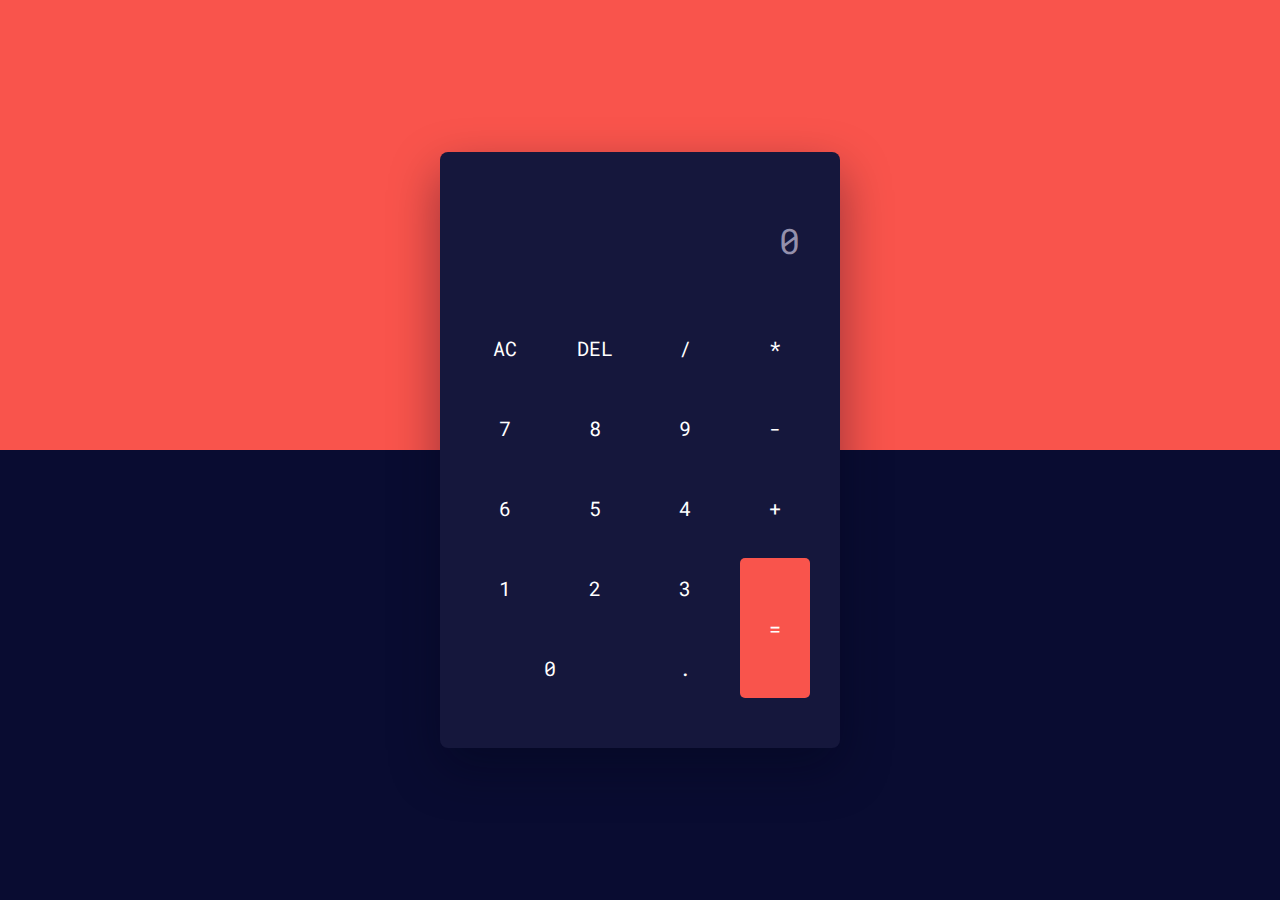
<file: Calculator/index.html>
<!DOCTYPE html>
<html lang="en">
  <head>
    <meta name="viewport" content="width=device-width, initial-scale=1.0" />
    <title>Calculator</title>
    <!-- Google Font -->
    <link
      href="https://fonts.googleapis.com/css2?family=Roboto+Mono:wght@500&display=swap"
      rel="stylesheet"
    />
    <!-- Stylesheet -->
    <link rel="stylesheet" href="style.css" />
  </head>
  <body>
    <div class="calculator">
      <div class="display">
        <input type="text" placeholder="0" id="input" disabled />
      </div>
      <div class="buttons">
        <!-- Full Erase -->
        <input type="button" value="AC" id="clear" />
        <!-- Erase Single Value -->
        <input type="button" value="DEL" id="erase" />
        <input type="button" value="/" class="input-button" />
        <input type="button" value="*" class="input-button" />

        <input type="button" value="7" class="input-button" />
        <input type="button" value="8" class="input-button" />
        <input type="button" value="9" class="input-button" />
        <input type="button" value="-" class="input-button" />

        <input type="button" value="6" class="input-button" />
        <input type="button" value="5" class="input-button" />
        <input type="button" value="4" class="input-button" />
        <input type="button" value="+" class="input-button" />

        <input type="button" value="1" class="input-button" />
        <input type="button" value="2" class="input-button" />
        <input type="button" value="3" class="input-button" />

        <input type="button" value="=" id="equal" />
        <input type="button" value="0" class="input-button" />
        <input type="button" value="." class="input-button" />
      </div>
    </div>
    <!-- Script -->
    <script src="script.js"></script>
  </body>
</html>
</file>
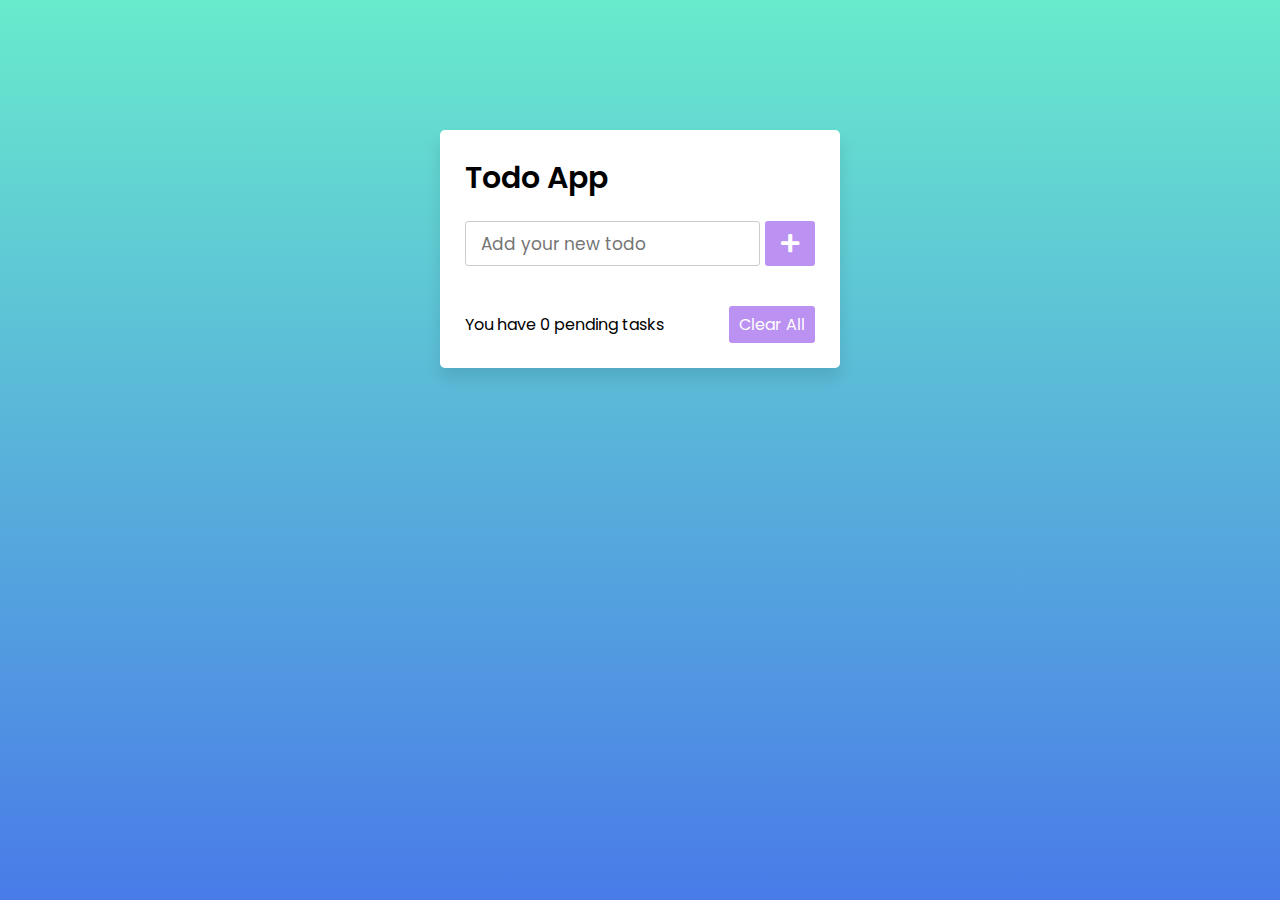
<file: Todo List Web App/index.html>
<!DOCTYPE html>
<html lang="en">
<head>
    <meta charset="UTF-8">
    <meta name="viewport" content="width=device-width, initial-scale=1.0">
    <title>Todo App</title>
    <link rel="stylesheet" href="style.css">
    <link rel="stylesheet" href="https://cdnjs.cloudflare.com/ajax/libs/font-awesome/5.15.3/css/all.min.css"/>
</head>
<body>
  <div class="wrapper">
    <header>Todo App</header>
    <div class="inputField">
      <input type="text" placeholder="Add your new todo">
      <button><i class="fas fa-plus"></i></button>
    </div>
    <ul class="todoList">
      <!-- data are comes from local storage -->
    </ul>
    <div class="footer">
      <span>You have <span class="pendingTasks"></span> pending tasks</span>
      <button>Clear All</button>
    </div>
  </div>

  <script src="script.js"></script>

</body>
</html>
</file>
<file: Calculator/style.css>
* {
    padding: 0;
    margin: 0;
    box-sizing: border-box;
    font-family: "Roboto Mono", monospace;
  }
  body {
    height: 100vh;
    background: linear-gradient(to bottom, #f9544c 50%, #090c31 50%);
  }
  .calculator {
    width: 400px;
    background-color: #15173c;
    padding: 50px 30px;
    position: absolute;
    transform: translate(-50%, -50%);
    top: 50%;
    left: 50%;
    border-radius: 8px;
    box-shadow: 0 20px 50px rgba(0, 5, 24, 0.4);
  }
  .display {
    width: 100%;
  }
  .display input {
    width: 100%;
    padding: 15px 10px;
    text-align: right;
    border: none;
    background-color: transparent;
    color: #ffffff;
    font-size: 35px;
  }
  .display input::placeholder {
    color: #9490ac;
  }
  .buttons {
    display: grid;
    grid-template-columns: repeat(4, 1fr);
    grid-gap: 20px;
    margin-top: 40px;
  }
  .buttons input[type="button"] {
    font-size: 20px;
    padding: 17px;
    border: none;
    background-color: transparent;
    color: #ffffff;
    cursor: pointer;
    border-radius: 5px;
  }
  .buttons input[type="button"]:hover {
    box-shadow: 0 8px 25px #000d2e;
  }
  input[type="button"]#equal {
    grid-row: span 2;
    background-color: #f9544c;
  }
  input[type="button"][value="0"] {
    grid-column: span 2;
  }
</file>
<file: Todo List Web App/style.css>
@import url('https://fonts.googleapis.com/css2?family=Poppins:wght@200;300;400;500;600;700&display=swap');
*{
  margin: 0;
  padding: 0;
  box-sizing: border-box;
  font-family: 'Poppins', sans-serif;
}
::selection{
  color: #ffff;
  background: rgb(142, 73, 232);
}
body{
  width: 100%;
  height: 100vh;
  /* overflow: hidden; */
  padding: 10px;
  background: linear-gradient(to bottom, #68EACC 0%, #497BE8 100%);
}
.wrapper{
  background: #fff;
  max-width: 400px;
  width: 100%;
  margin: 120px auto;
  padding: 25px;
  border-radius: 5px;
  box-shadow: 0px 10px 15px rgba(0,0,0,0.1);
}
.wrapper header{
  font-size: 30px;
  font-weight: 600;
}
.wrapper .inputField{
  margin: 20px 0;
  width: 100%;
  display: flex;
  height: 45px;
}
.inputField input{
  width: 85%;
  height: 100%;
  outline: none;
  border-radius: 3px;
  border: 1px solid #ccc;
  font-size: 17px;
  padding-left: 15px;
  transition: all 0.3s ease;
}
.inputField input:focus{
  border-color: #8E49E8;
}
.inputField button{
  width: 50px;
  height: 100%;
  border: none;
  color: #fff;
  margin-left: 5px;
  font-size: 21px;
  outline: none;
  background: #8E49E8;
  cursor: pointer;
  border-radius: 3px;
  opacity: 0.6;
  pointer-events: none;
  transition: all 0.3s ease;
}
.inputField button:hover,
.footer button:hover{
  background: #721ce3;
}
.inputField button.active{
  opacity: 1;
  pointer-events: auto;
}
.wrapper .todoList{
  max-height: 250px;
  overflow-y: auto;
}
.todoList li{
  position: relative;
  list-style: none;
  margin-bottom: 8px;
  background: #f2f2f2;
  border-radius: 3px;
  padding: 10px 15px;
  cursor: default;
  overflow: hidden;
  word-wrap: break-word;
}
.todoList li .icon{
  position: absolute;
  right: -45px;
  top: 50%;
  transform: translateY(-50%);
  background: #e74c3c;
  width: 45px;
  text-align: center;
  color: #fff;
  padding: 10px 15px;
  border-radius: 0 3px 3px 0;
  cursor: pointer;
  transition: all 0.2s ease;
}
.todoList li:hover .icon{
  right: 0px;
}
.wrapper .footer{
  display: flex;
  width: 100%;
  margin-top: 20px;
  align-items: center;
  justify-content: space-between;
}
.footer button{
  padding: 6px 10px;
  border-radius: 3px;
  border: none;
  outline: none;
  color: #fff;
  font-weight: 400;
  font-size: 16px;
  margin-left: 5px;
  background: #8E49E8;
  cursor: pointer;
  user-select: none;
  opacity: 0.6;
  pointer-events: none;
  transition: all 0.3s ease;
}
.footer button.active{
  opacity: 1;
  pointer-events: auto;
}
</file>
